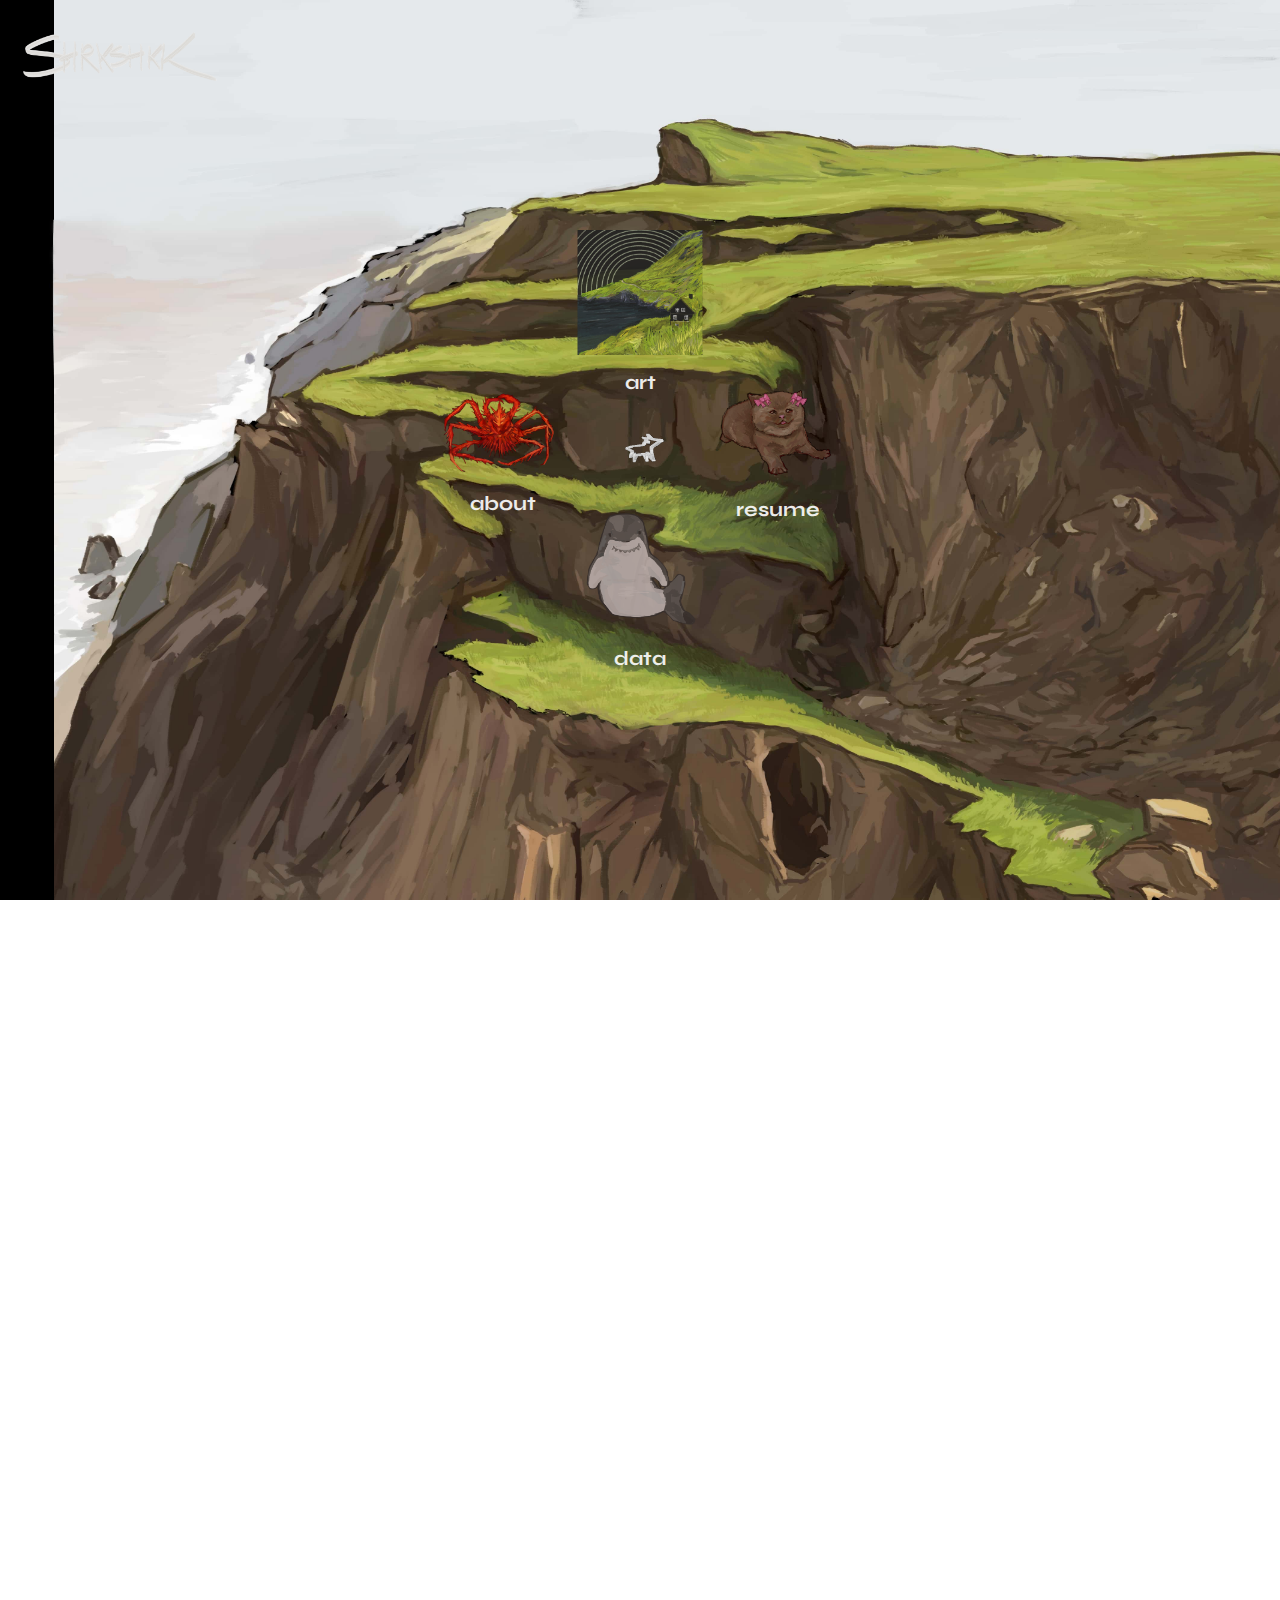
<file: index.html>
<!DOCTYPE html>
<html lang="en">
<head>
    <meta charset="UTF-8">
    <meta name="viewport" content="width=device-width, initial-scale=1.0">
    <title>portfolio</title>
    <link rel="stylesheet" href="css/style.css"> <!-- Link to your CSS file -->
    <script defer src="app.js"></script>
    <!--set favicon-->
    <link rel="shortcut icon" type="image/png" href="images/dog.png">
    
</head>
<body class="main-page">
    <img src="images/shrkshkk.png" alt="Logo" class="logo">
    <div class="background-container">
        <!-- Compass Navigation -->
        <div class="compass-container" >
            <div class="center-logo">
                <img src="images/spin.gif" alt="My Logo">
            </div>
            <div class="option option-north">
                <a href="art-portfolio.html">
                    <img src="images/art/lake.jpg" alt="ART">
                    <span>art</span>
                </a>
            </div>
            <div class="option option-south">
                <a href="data-portfolio.html">
                    <img src="images/shark.png" alt="DATA">
                    <span>data</span>
                </a>
            </div>
            <div class="option option-east">
                <a href="resume.html">
                    <img src="images/dumpling.png" alt="RESUME">
                    <span>resume</span>
                </a>
            </div>
            <div class="option option-west">
                <a href="about.html">
                    <img src="images/krab.png" alt="ABOUT">
                    <span>about</span>
                </a>
            </div>
        </div>
    </div>
    <div class="black-space">
        <div class="website-block">
            <section class="text">
                <h3>welcome to the official edward webpage</h3>
                <p>this is where i will attempt to keep track of everything that i am up to. there is not much, currently, but construction is ongoing. </p>                
            </section>
        </div>
        <div class = "website-block">
            <section class="text">
                <section class="hidden">
                    <h3>spotify playlists</h3>
                    <div class="cool-row">
                        <div class = "cool-col">
                            <iframe style="border-radius:12px" src="https://open.spotify.com/embed/playlist/45lMrjDlH4w4d0cJxGDyW3?utm_source=generator" width="100%" height="352" frameBorder="0" allowfullscreen="" allow="autoplay; clipboard-write; encrypted-media; fullscreen; picture-in-picture" loading="lazy"></iframe>
                        <p>my biggest playlist project. this playlist has indie/alternative/punk/shoegaze/experimental rock from 35 countries around the world! </p>
                        </div>
                        <div class = "cool-col">
                            <iframe style="border-radius:12px" src="https://open.spotify.com/embed/playlist/3MUI4fa9EZaVnhVQjJXHXs?utm_source=generator" width="100%" height="352" frameBorder="0" allowfullscreen="" allow="autoplay; clipboard-write; encrypted-media; fullscreen; picture-in-picture" loading="lazy"></iframe>
                        <p>music that makes you feel like hideo kojima </p>
                        </div>
                        <div class = "cool-col">
                            <iframe style="border-radius:12px" src="https://open.spotify.com/embed/playlist/668HW2WOTryEg0rnXdpSPc?utm_source=generator" width="100%" height="352" frameBorder="0" allowfullscreen="" allow="autoplay; clipboard-write; encrypted-media; fullscreen; picture-in-picture" loading="lazy"></iframe>
                        <p> my favorite music from kazakhstan :K </p>
                        </div>
                    </div>    
                </section>
            </section>
        </div>
        <div class="website-block">
            <section class="text">
                <h3>sketches and travels</h3>
                <div class="row">
                    <div class = "column">
                        <img src="images/photos/montagne.jpg">
                        <img src="images/photos/bleu.jpg">
                        <img src="images/photos/longroad.jpg">
                    </div>
                    <div class = "column">
                        <img src="images/photos/kid.jpg">
                        <img src="images/photos/louise.jpg">
                        <img src="images/photos/bemine.jpg">
                    </div>
                    <div class = "column">
                        <img src="images/photos/icelake.jpg">
                        <img src="images/photos/olympic.jpg">
                        <img src="images/photos/schweiz.jpg">
                    </div>
                    <div class = "column">
                        <img src="images/photos/float.jpg">
                        <img src="images/photos/windmill.jpg">
                    </div>
                </div>
            </section>
        </div>
        <div class ="website-block">
            <section class="text">
                <h3>google earth viewpoint of the day</h3>
                <p>i don't know how to do this yet...</p>
            </section>
        </div>
    </div>
    <footer class="footer">
        <p>© 2023 Edward Lu. All rights reserved.</p>
    </footer>
</body>
</html>
</file>
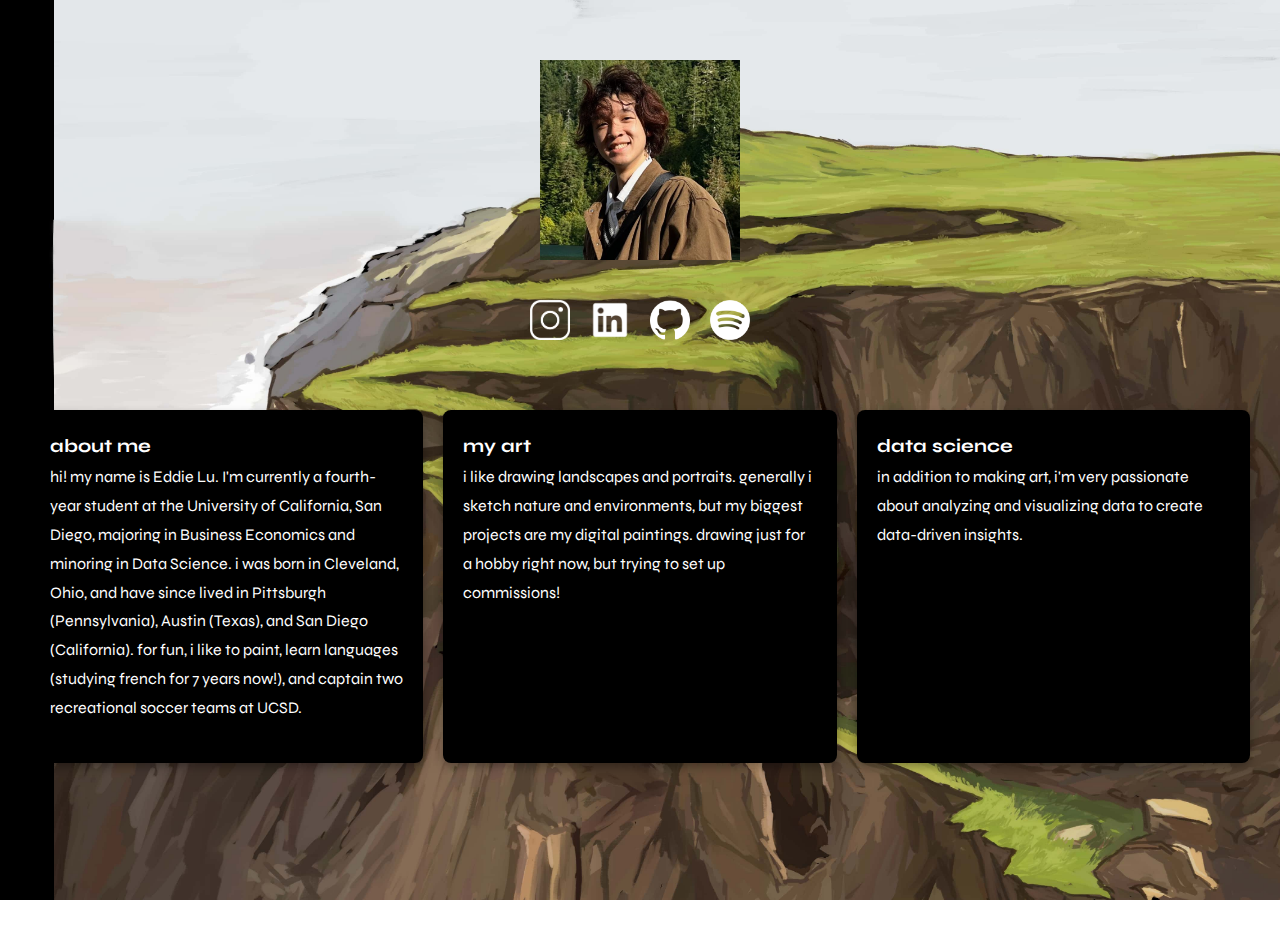
<file: about.html>
<!DOCTYPE html>
<html lang="en">
<head>
    <meta charset="UTF-8">
    <meta name="viewport" content="width=device-width, initial-scale=1.0">
    <title>about me</title>
    <link rel="stylesheet" href="css/style.css"> <!-- Link to your CSS file -->
    <!--set favicon-->
    <link rel="shortcut icon" type="image/png" href="images/dog.png">
</head>
<body>
    <div class="background-container">
        <section id="photo">
            <img src="images/photo.png" alt="me">
        </section>

        <!-- Socials Section -->
        <section id="socials">
            <a href="https://www.instagram.com/shrkshkk/" target="_blank">
                <img src="images/instagram-logo.png" alt="Instagram">
            </a>
            <a href="https://www.linkedin.com/in/edward-lu-4833781b4/" target="_blank">
                <img src="images/linkedin-logo.png" alt="LinkedIn">
            </a>
            <a href="https://github.com/saladchalice" target="_blank">
                <img src="images/git.png" alt="github">
            </a>
            </a>
            <a href="https://open.spotify.com/user/21f25hzcqr3p4lolhuwmpa6jy?si=50be7e3536f14f17" target="_blank">
                <img src="images/spotify.png" alt="spotify">
            </a>
        </section>

        <!-- Introduction Section -->
        <section class="intro-text">
            <div>
                <h3>about me</h3>
                <p>hi! my name is Eddie Lu. I'm currently a fourth-year student at the University of California, San Diego, majoring in Business Economics and minoring in Data Science. i was born in Cleveland, Ohio, and have since lived in Pittsburgh (Pennsylvania), Austin (Texas), and San Diego (California). for fun, i like to paint, learn languages (studying french for 7 years now!), and captain two recreational soccer teams at UCSD.</p>
            </div>
            <div>
                <h3>my art</h3>
                <p>i like drawing landscapes and portraits. generally i sketch nature and environments, but my biggest projects are my digital paintings. drawing just for a hobby right now, but trying to set up commissions!</p>
            </div>
            <div>
                <h3>data science</h3>
                <p>in addition to making art, i'm very passionate about analyzing and visualizing data to create data-driven insights.</p>
            </div>
        </section>
    </div>
    <div class="about">
        <div class="black-space">
            <!--content-->
        </div>
    </div>
    <footer class="footer">
        <p>All rights reserved Edward Lu 2024</p>
    </footer>
</body>
</html>
</file>
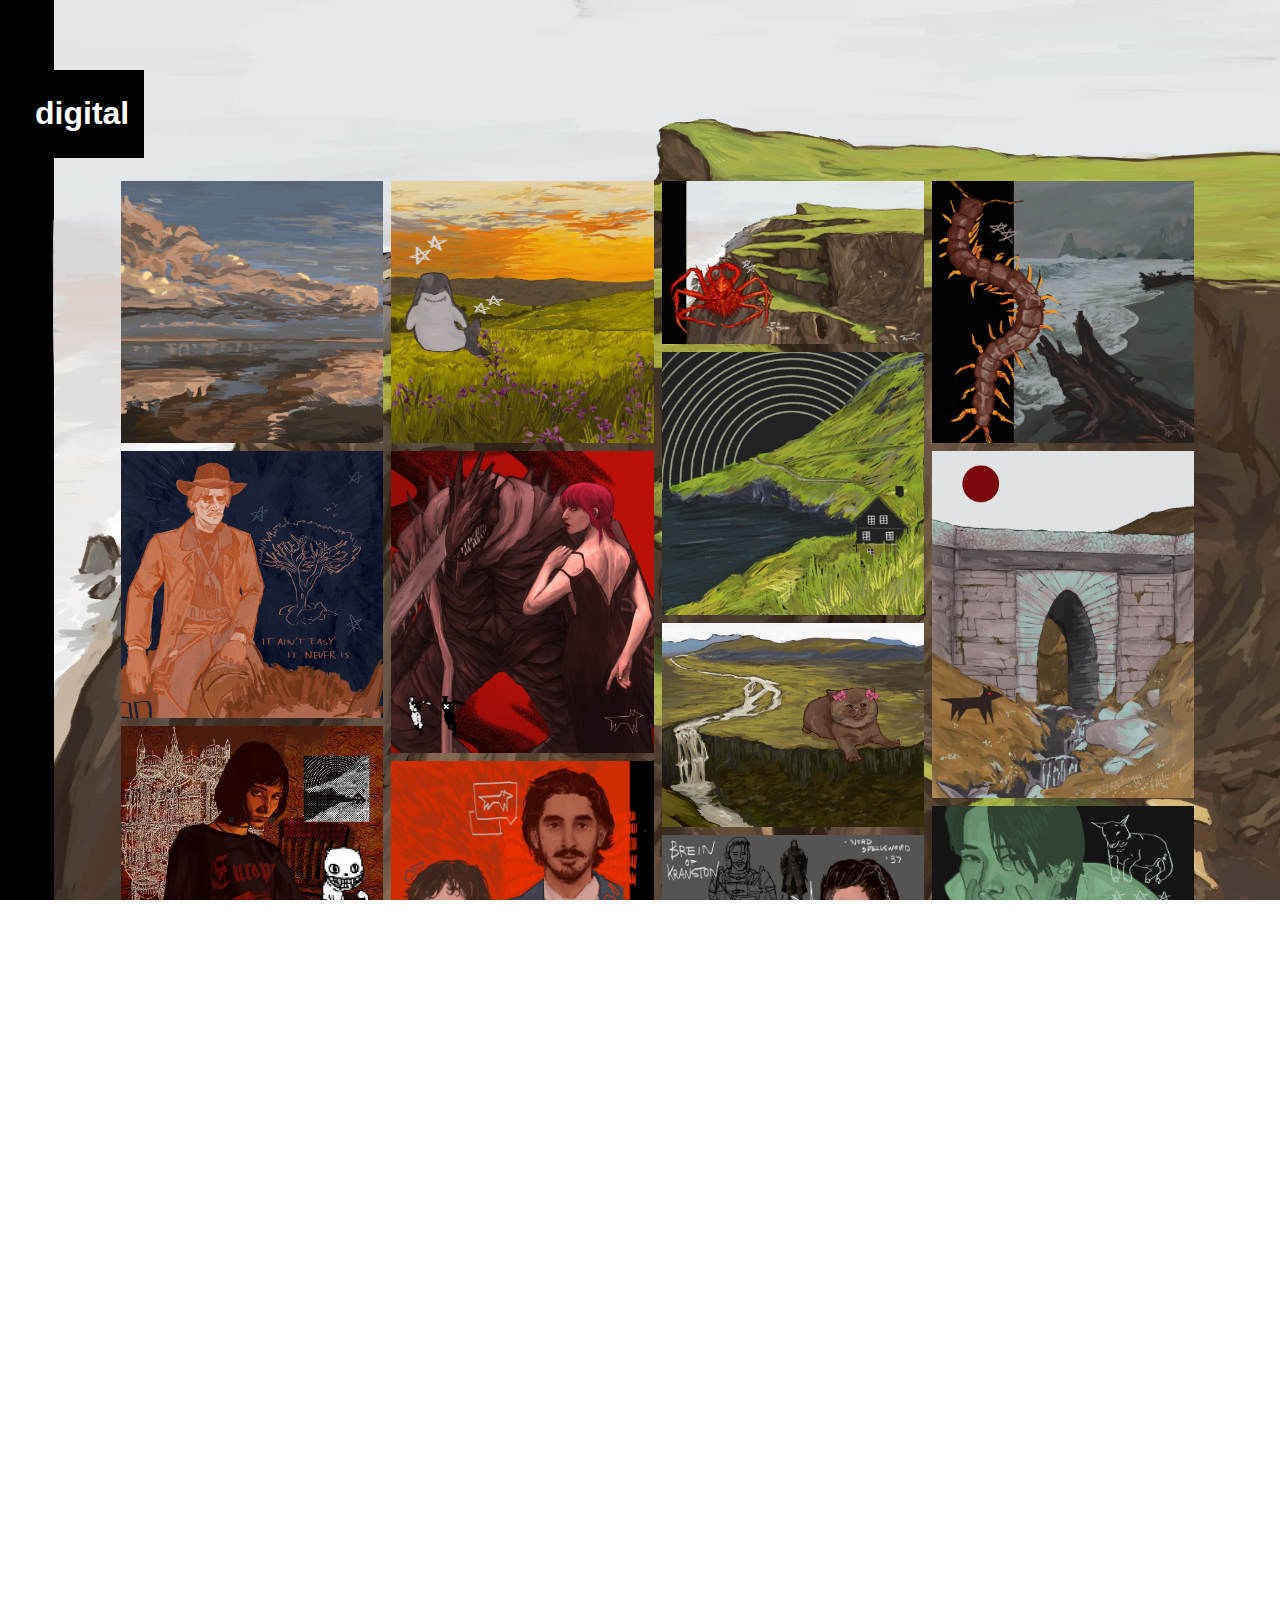
<file: art-portfolio.html>
<!DOCTYPE html>
<html lang="en">
<head>
    <meta charset="UTF-8">
    <meta name="viewport" content="width=device-width, initial-scale=1.0">
    <title>art portfolio</title>
    <link rel="stylesheet" href="css/reset.css">
    <link rel="stylesheet" href="https://fonts.googleapis.com/css2?family=Syne:wght@400;700&display=swap">
    <link rel="stylesheet" href="css/style.css">
    <!--set favicon-->
    <link rel="shortcut icon" type="image/png" href="images/dog.png">
</head>
<body class="alt-page">
    <div class="background-container">
        <section>
            <h2>digital</h2>
            <div class="row">
                <div class="column">
                    <img src="images/art/flats.png">
                    <img src="images/art/arthur3.jpg">
                    <img src="images/art/portrait2.jpg">
                    <img src="images/art/roy.jpg">
                    <img src="images/art/rose.jpg">
                    <img src="images/art/tony.jpg">
                </div>
                <div class="column">
                    <img src="images/art/textless.jpg">
                    <img src="images/art/makima.jpg">
                    <img src="images/art/faces poses.png">
                    <img src="images/art/portraits.jpg">
                    <img src="images/art/greed.jpg">
                    <img src="images/art/wizard.jpg">
                    <img src="images/art/poses.jpg">
                </div>
                <div class="column">
                    <img src="images/art/heights.jpg">
                    <img src="images/art/lake.jpg">
                    <img src="images/art/dumpling.jpg">
                    <img src="images/art/brein.jpg">
                    <img src="images/art/megan.jpg">
                    <img src="images/art/piano.jpg">
                    <img src="images/art/lamb.jpg">
                    <img src="images/art/store.jpg">
                </div>
                <div class="column">
                    <img src="images/art/tide.jpg">
                    <img src="images/art/bridge.jpg">
                    <img src="images/art/fella.png">
                    <img src="images/art/miroir.jpg">
                    <img src="images/art/leviathan.jpg">
                    <img src="images/art/soldier.jpg">
                    <img src="images/art/paramour.jpg">
                </div>
            </div>
        </section>
    </div>
    <div class="art">
        <div class="black-space">
            <!--content-->
        </div>
    </div>
    <footer class="footer">
        <p>© 2023 Edward Lu. All rights reserved.</p>
    </footer>

</body>
</html>
</file>
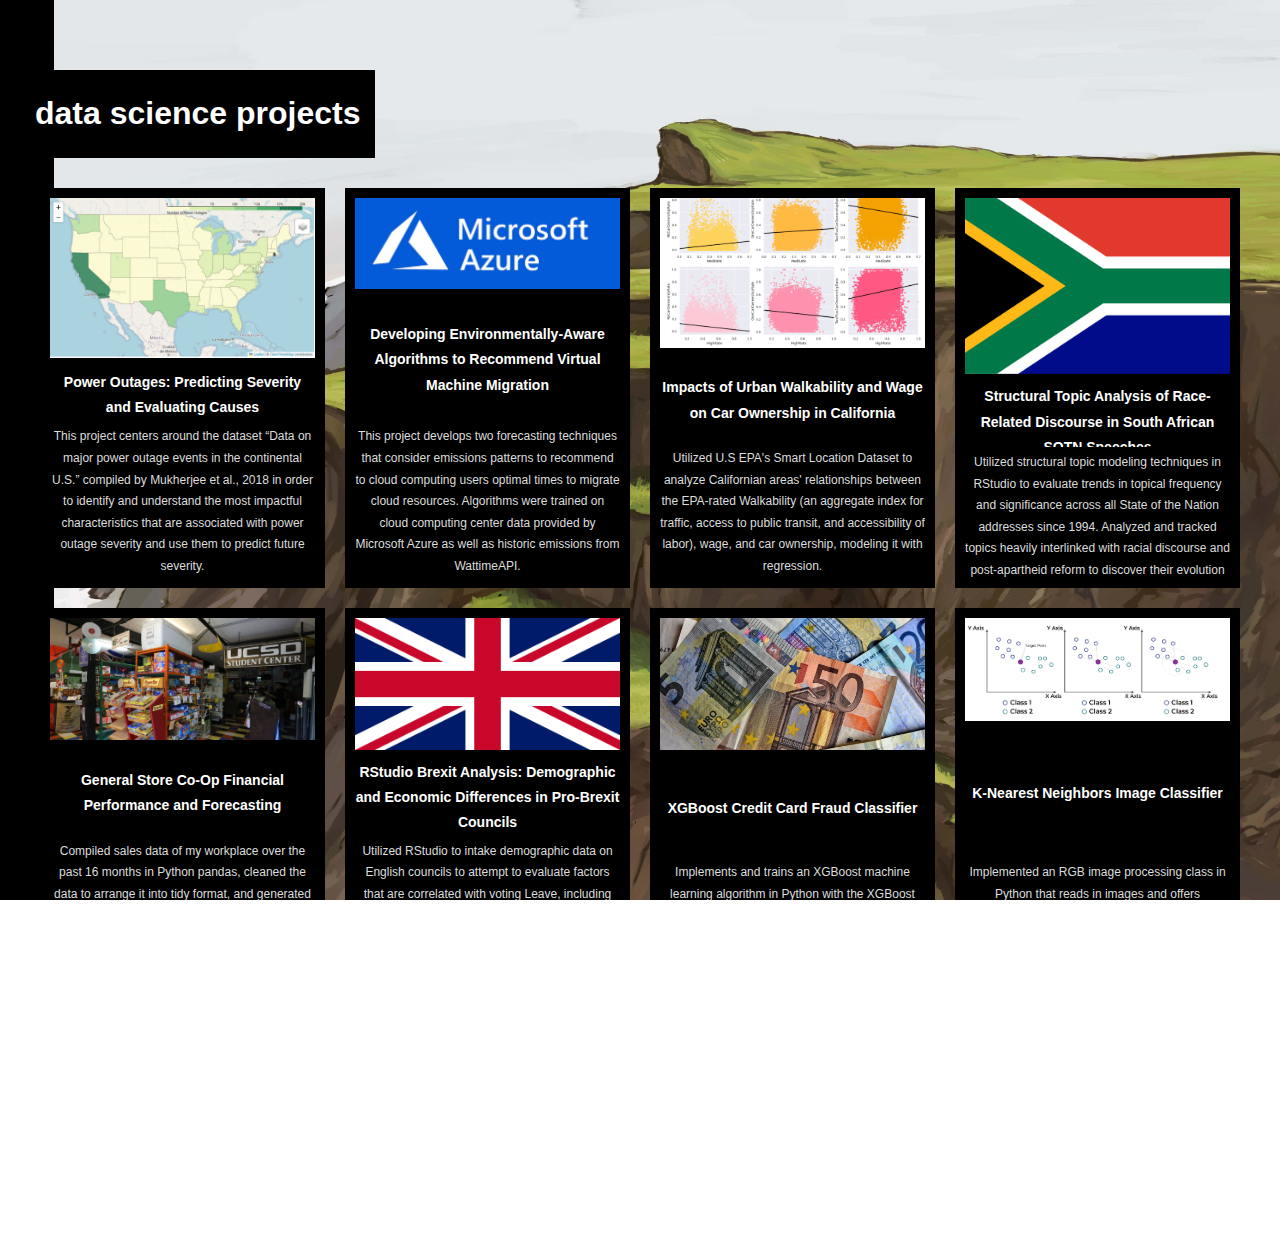
<file: data-portfolio.html>
<!DOCTYPE html>
<html lang="en">
<head>
    <meta charset="UTF-8">
    <meta name="viewport" content="width=device-width, initial-scale=1.0">
    <title>data portfolio</title>
    <link rel="stylesheet" href="css/reset.css">
    <link rel="stylesheet" href="https://fonts.googleapis.com/css2?family=Syne:wght@400;700&display=swap">
    <link rel="stylesheet" href="css/style.css"> <!-- Add your custom CSS for data portfolio -->
    <!--set favicon-->
    <link rel="shortcut icon" type="image/png" href="images/dog.png">
</head>
<body class = "alt-page">
    <div class="background-container">
        <section>
            <h2>data science projects</h2>
            <div class="data-gallery">
                <!-- Project Item 1 -->
                <div class="project-item">
                    <img src="images/data/power.png" alt="Power Outages">
                    <h3>Power Outages: Predicting Severity and Evaluating Causes</h3>
                    <p>This project centers around the dataset “Data on major power outage events in the continental U.S.” compiled by Mukherjee et al., 2018 in order to identify and understand the most impactful characteristics that are associated with power outage severity and use them to predict future severity.</p>
                </div>
                <!-- Project Item 2 -->
                <div class="project-item">
                    <img src="images/data/azure.png" alt="VM Migration">
                    <h3>Developing Environmentally-Aware Algorithms to Recommend Virtual Machine Migration</h3>
                    <p>This project develops two forecasting techniques that consider emissions patterns to recommend to cloud computing users optimal times to migrate cloud resources. Algorithms were trained on cloud computing center data provided by Microsoft Azure as well as historic emissions from WattimeAPI.</p>
                </div>
                <!-- Project Item 3 -->
                <div class="project-item">
                    <img src="images/data/walk.png" alt="Urban Walkability">
                    <h3>Impacts of Urban Walkability and Wage on Car Ownership in California</h3>
                    <p>Utilized U.S EPA's Smart Location Dataset to analyze Californian areas' relationships between the EPA-rated Walkability (an aggregate index for traffic, access to public transit, and accessibility of labor), wage, and car ownership, modeling it with regression.</p>
                </div>
                <!-- Project Item 4 -->
                <div class="project-item">
                    <img src="images/data/zaf.png" alt="Race-Related Discourse">
                    <h3>Structural Topic Analysis of Race-Related Discourse in South African SOTN Speeches</h3>
                    <p>Utilized structural topic modeling techniques in RStudio to evaluate trends in topical frequency and significance across all State of the Nation addresses since 1994. Analyzed and tracked topics heavily interlinked with racial discourse and post-apartheid reform to discover their evolution over time.</p>
                </div>
                <!-- Project Item 5 -->
                <div class="project-item">
                    <img src="images/data/gstore.png" alt="Financial Performance">
                    <h3>General Store Co-Op Financial Performance and Forecasting</h3>
                    <p>Compiled sales data of my workplace over the past 16 months in Python pandas, cleaned the data to arrange it into tidy format, and generated summary statistics and visualizations to showcase demand trends and possible expansions. Also trained an ARIMA model for demand forecasting.</p>
                </div>
                    <!-- Project Item 6 -->
                    <div class="project-item">
                    <img src="images/data/uk.png" alt="Brexit Analysis">
                    <h3>RStudio Brexit Analysis: Demographic and Economic Differences in Pro-Brexit Councils</h3>
                    <p>Utilized RStudio to intake demographic data on English councils to attempt to evaluate factors that are correlated with voting Leave, including unemployment statistics, import-shock susceptibility, immigrant population, and population share above the age of 60, among others.</p>
                </div>
                <!-- Project Item 7 -->
                <div class="project-item" >
                    <img src="images/data/money.png" alt="Brexit Analysis">
                    <h3>XGBoost Credit Card Fraud Classifier</h3>
                    <p>Implements and trains an XGBoost machine learning algorithm in Python with the XGBoost package to classify financial transaction data as fraudulent or legitimate based on factors such as transaction time, category, merchant, amount, etc.</p>
                </div>
                <!-- Project Item 8 -->
                <div class="project-item" >
                    <img src="images/data/knn.png" alt="Brexit Analysis">
                    <h3>K-Nearest Neighbors Image Classifier</h3>
                    <p>Implemented an RGB image processing class in Python that reads in images and offers customization options as well as a KNN component to analyze image similarity and assign unlabeled images labels according to the labels of its nearest neighbors.</p>
                </div>
            </div>
        </section>
    </div>
    <div class="data">
        <div class="black-space">
            <!--content-->
        </div>
    </div>
    <footer class="footer">
        <p>© 2023 Edward Lu. All rights reserved.</p>
    </footer>
</body>
</html>
</file>
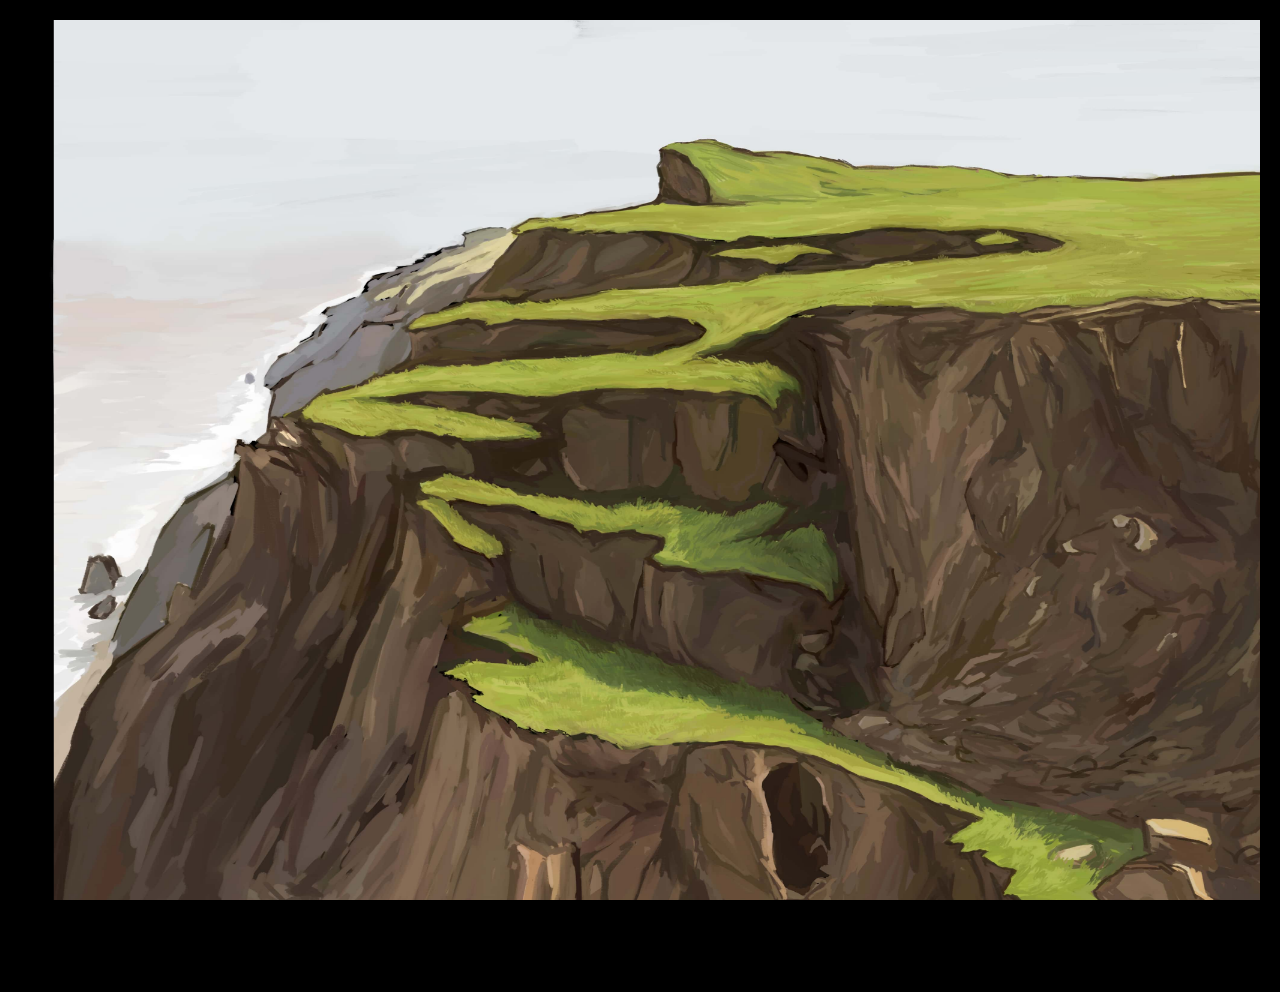
<file: resume.html>
<!DOCTYPE html>
<html lang="en">
<head>
    <meta charset="UTF-8">
    <meta name="viewport" content="width=device-width, initial-scale=1.0">
    <title>resume</title>
    <!-- Link to Google Fonts for Syne -->
    <link rel="stylesheet" href="https://fonts.googleapis.com/css2?family=Syne:wght@400&display=swap">
    <link rel="stylesheet" href="css/style.css">
    <!--set favicon-->
    <link rel="shortcut icon" type="image/png" href="images/dog.png">
    <style>
        /* Basic Reset */
        * {
            margin: 0;
            padding: 0;
            box-sizing: border-box;
        }

        body {
            font-family: 'Syne', Arial, sans-serif; /* Use Syne with fallback */
            font-weight: 400; /* Apply weight 400 */
            line-height: 1.6;
            color: #fff; /* Text color for dark background */
            background-color: #000; /* Black background */
            padding: 20px;
            max-width: 100vw;
            margin: 0;
        }

        header {
            text-align: center;
            margin-bottom: 20px;
        }

        header h1 {
            font-size: 2em;
            margin-bottom: 10px;
        }

        header p {
            font-size: 1em;
        }

        .resume-container {
            position: relative;
            width: 100%;
            height: 90vh; /* Adjust height to use most of the viewport height */
            margin-bottom: 10px;
            display: flex;
            justify-content: center;
            align-items: center;
            overflow: hidden; /* Hide overflow to keep iframe within bounds */
        }

        .resume-container iframe {
            width: 60vw; /* Use viewport width for better scaling */
            height: 100vh; /* Use viewport height for better scaling */
            border: none;
            max-width: 100%;
            max-height: 90%;
        }

        /* Mobile Styles (up to 600px) */
        @media only screen and (max-width: 600px) {
            .resume-container {
                padding: 20px; /* Add padding if needed */
                box-sizing: border-box; /* Include padding in width/height calculations */
            }
            
            .resume-container iframe {
                width: 100%; /* Full width */
                height: 100%; /* Full height */
            }

        }
        
    </style>
</head>
<body class = "alt-page">
    <div class="background-container">
        <div class="resume-container">
            <iframe src="images/2024 Resume.pdf" title="Resume"></iframe>
        </div>
    </div>
    <footer class="footer">
        <p>© 2023 Edward Lu. All rights reserved.</p>
    </footer>
</body>
</html>
</file>
<file: css/style.css>
/* Import Syne font */
@import url('https://fonts.googleapis.com/css2?family=Syne:wght@400;700&display=swap');

/* Basic Reset */
* {
    margin: 0;
    padding: 0;
    box-sizing: border-box;
}

body, html {
    margin: 0;
    padding: 0;
    width: 100%;
    height: 100%;
    box-sizing: border-box;
    overflow-x: hidden;
}

/* ---------------background container------------------*/
.background-container {
    background-image: url('../images/background.jpg');
    position: relative;
    width: 100%; /* Ensure full viewport width */
    height: 100vh;
    background-size: cover;
    background-position: center;
    background-repeat: no-repeat;
    margin: 0; /* Remove default margins */
    padding: 0; /* Remove default padding */
    background-color:#000;
}

/* ----------------------main-page----------------------*/
.main-page .background-container {
    position: relative;
    background-color: #000;
}

/* black space under */
.main-page .black-space {
    background-color: #000;
    height: 2500px; /* Adjust height as needed */
    width: 100%;
}

.website-block {
    display: flex;
    justify-content: center; /* Centers the content horizontally */
    align-items: center; /* Centers the content vertically if needed */
    padding: 15px; /* Adds padding around the content */
    margin: 0 auto; /* Ensures the section is centered within its parent */
    text-align: center; /* Centers the text inside the section */
    font-family: 'Syne', sans-serif;
    font-size: 16;
    overflow:hidden;
    will-change: transform;
    transition: opacity 1s, filter 1s, transform 1s;
}


.background-image-block {
    position: relative;
    background-image: url('../images/shrkshkk.png'); /* Correct path */
    background-size: cover;
    background-position: center;
    background-repeat: no-repeat;
    width: 100%;
    height: 150px; /* Adjust height as needed */
}

.logo {
    position: fixed; /* Fixed relative to the viewport */
    top: 20px; /* Distance from the top of the viewport */
    left: 20px; /* Distance from the right of the viewport */
    width: 200px; /* Adjust width as needed */
    height: auto; /* Maintain aspect ratio */
    z-index: 1000; /* Ensure it stays above other content */
}

.main-page .black-space .background-image{
    position:relative;
    background-image: url('../images/centipede.png');
    z-index:-1;
    float: right;
    vertical-align: middle;
    height: 500px;
}

.cool-row{
    display:flex;
    flex-wrap: wrap;
    margin-top:15px;
    margin-bottom: 15px;
    z-index: 1;
}

.cool-col{
    flex-grow: 0;
    flex-shrink: 0;
    flex-basis: calc(33.33% - 20px);
    margin-left: 20px;
    margin-right: 0px;
    z-index: 1;
}

.cool-col iframe {
    border-radius: 12px;
    width: 80%; /* Adjust the width to fit your needs */
    height: auto; /* Maintain aspect ratio */
    max-width: 400px; /* Set a maximum width if needed */
    max-height: 100px;
    display: block; /* Remove extra space below the iframe */
    margin: 0 auto; /* Center the iframe horizontally */
}

.cool-col:nth-child(2){
    transition-delay:200ms;
}

.cool-col:nth-child(2){
    transition-delay:400ms;
}

.cool-col:nth-child(2){
    transition-delay:600ms;
}

.hidden {
    opacity:0;
    filter:blur(5px);
    transform: translateX(-100%);
    transition:all 1s;

}

.show {
    opacity:1;
    filter: blur(0);
    transform:translateX(0);
}

@media screen and (max-width: 800px) {
    .cool-col {
        flex: 50%;
        max-width: 50%;
    }
}

/* Responsive layout - makes the two columns stack on top of each other instead of next to each other */
@media screen and (max-width: 600px) {
    .cool-col {
        margin-left:0;
        margin-right: 0px;
        flex: 100%;
        max-width: 100%;
    }
    .main-page .black-space {
        background-color: #000;
        height: 3500px; /* Adjust height as needed */
        width: 100%;
    }
}



/* -------------------------------alt page-----------------------------------*/
.alt-page .background-container {
    background-image: url('../images/background.jpg');
    position: relative;
    width: 100%;
    height: 100vh;
    background-size: cover;
    background-position: center;
    background-repeat: no-repeat;
    margin-bottom:0px;
    border:none;
    padding: 0;
    background-color:#000;
}

.alt-page .black-space {
    background-color: #000;
    width: 100%;
    height: auto; /* Automatically adjusts to content */
}

.alt-page .data .black-space {
    background-color: #000;
    width: 100%;
    min-height: 300px; /* Automatically adjusts to content */
    height:auto;
}

.alt-page .about .black-space {
    background-color: #000;
    width: 100%;
    height: 0px; /* Automatically adjusts to content */
}

.alt-page .art .black-space {
    background-color: #000;
    width: 100%;
    min-height: 2500px; /* Automatically adjusts to content */
    height:auto;
}

@media only screen and (max-width: 600px) {

    .alt-page .data .black-space {
        height:1000px; /* Adds at least 1000px extra height */
    }

    .alt-page .art .black-space {
        height: 3000px /* Adds at least 1000px extra height */
    }

    .alt-page .about .black-space {
        background-color: #000;
        width: 100%;
        height: 800px; /* Automatically adjusts to content */
    }

}


/* ----------------------------- basics --------------------------------------*/


body, html {
    margin: 0;
    padding: 0;
    width: 100%;
    height: 100%;
    box-sizing: border-box;
}

main {
    color: #fff; /* White text color */
    padding: 20px; /* Padding around the content */
    box-sizing: border-box; /* Include padding in width/height calculations */
    font-family: 'Syne', sans-serif;
}

section {
    color: #fff; 
    padding: 20px;
    margin-bottom: 10px; 
    box-sizing: border-box; 
    line-height: 1.8; 
    background-color: transparent;
}

span {
    font-family: 'Syne', sans-serif !important;
    font-weight: 400;
}

.footer {
    position: relative; /* Positioning it relative to the closest positioned ancestor */
    bottom: 0; /* Aligns to the bottom of the page */
    left: 0; /* Aligns to the left of the page */
    width: 100%; /* Takes up the full width of the viewport */
    background-color: #000; /* Black background */
    color: #fff; /* White text color */
    text-align: left; /* Centers the text horizontally */
    padding: 15px; /* Adds padding around the text */
    box-sizing: border-box; /* Ensures padding is included in the width */
    font-family: "Syne", "sans-serif";
    font-size: 0.875em; /* Adjust font size if needed */
    z-index: 1000; /* Ensures the footer stays above other content */
}


/*----------------------- about-me text formatting ---------------------------*/
.text {
    display:grid;
    place-items:center;
    align-content:center;
    font-size: 16px;
    background-color: #000000; 
    color: #fff;
    padding: 35px; 
    margin: 0 auto;
    box-sizing: border-box;
    line-height: 2; 
    z-index: 2;
}

.text .h2 {
    font-size: 1.4em; 
    margin-bottom: 10px; 
    color: #fff;
    font-weight: 700;
    z-index: inherit;
}

.text .h3{
    font-size: 2.8em; 
    font-family: "Syne", sans-serif;
    margin-bottom: 10px; 
    color: #fff;
    font-weight: 700;
    z-index: inherit;
}

.text .p {
    font-size: 1em;
    margin-bottom: 15px; 
    line-height: 1.8;
    color: #fff;
    z-index: inherit;
    
}

.intro-text {
    display: flex;
    flex-wrap: wrap;
    margin: 0 auto; /* Centers the container */
    padding: 20px; /* Adds padding around the content */
    box-sizing: border-box; /* Includes padding and border in the element's total width and height */
    font-family:'Syne',  sans-serif; 
}

.intro-text > div {
    flex: 1 1 calc(33.33% - 20px); /* Allows each section to take up one-third of the container width minus margins */
    margin: 10px; /* Spacing between columns */
    box-sizing: border-box;
    background-color: #000; /* Black background color */
    color: #ffffff; /* White text color */
    padding: 20px; /* Padding inside each column */
    border-radius: 8px; /* Optional: adds rounded corners */
}

.intro-text > div {
    box-shadow: 0 4px 8px rgba(0, 0, 0, 0.3); /* Adds a subtle shadow */
}

.intro-text h2 {
    font-size: 1.5em; /* Adjust font size as needed */
    color: #ffffff; /* Text color */
    margin-top: 0;
    background-color: #000;
    padding: 10px;
    font-family:'Syne',  sans-serif; 
    font-weight: 700;
}

.intro-text p {
    font-size: 1em; /* Adjust font size as needed */
    color: #ffffff; /* Text color */
    margin-bottom: 20px; /* Space below paragraphs */
    font-family:'Syne',  sans-serif; 
    font-weight: 400;
}

/* Mobile responsiveness */
@media (max-width: 768px) {
    .intro-text {
        flex-direction: column; /* Stacks the items vertically on mobile */
    }

    .intro-text > div {
        flex: 1 1 100%; /* Each section takes up full width */
        margin: 10px 0; /* Adjust margins for vertical stacking */
    }
}


/* ----------------------Compass Container ----------------------------------*/
.compass-container {
    position: relative;
    max-width: 400px;
    top:50%;
    left:50%;
    transform: translate(-50%,-50%);
    width: 90vw;
    display: flex;
    align-items: center;
    justify-content: center;
    aspect-ratio: 1; /* Maintain a 1:1 aspect ratio */
}

.center-logo {
    position: absolute;
    top: 50%;
    left: 50%;
    transform: translate(-50%, -50%);
    z-index: 10;
}

.center-logo img {
    width: 125px;
    height: auto;
}

.option {
    position: absolute;
    width: 125px;
    height: 125px;
    text-align: center;
    transition: transform 0.3s ease, opacity 0.3s ease;
    display: flex;
    flex-direction: column;
    justify-content: center;
    align-items: center;
    font-family: 'Syne', sans-serif; 
}

.option img {
    width: 100%;
    height: auto;
    transition: transform 0.3s ease;
    object-fit: contain;
}

.option a {
    color: white;
    text-decoration: none;
    display: flex;
    flex-direction: column;
    align-items: center;
    justify-content: center;
    width: 100%;
    height: 100%;
}

.option span {
    display: block;
    margin-top: 15px;
    font-size: 20px;
    color: white;
    font-family: 'Syne', sans-serif;
    font-weight: 700;
}

/* Position the options around the center logo */
.option-north {
    top: 0;
    left: 50%;
    transform: translateX(-50%);
}

.option-south {
    bottom: 0;
    left: 50%;
    transform: translateX(-50%);
}

.option-east {
    top: 50%;
    right: 0;
    transform: translateY(-50%);
}

.option-west {
    top: 50%;
    left: 0;
    transform: translateY(-50%);
}

/* Hover Effect: Pop Out */
.option:hover img {
    transform: scale(1.1);
}

.option:hover {
    transform: scale(1.1);
    opacity: 1;
}

/* Make non-hovered options fade slightly */
.option {
    opacity: 0.9;
}

.option:hover ~ .option {
    opacity: 0.5;
}

@media screen and (max-width: 768px) {
    .compass-container {
        max-width: 300px; /* Adjust as needed for mobile screens */
        width: 80vw;
        top: 50%;
        left: 50%;
        transform: translate(-50%, -50%);
        aspect-ratio: 1; /* Maintain a 1:1 aspect ratio */
    }

    .center-logo img {
        width: 100px; /* Make the logo smaller for mobile */
    }

    .option {
        width: 100px; /* Adjust option size for mobile */
        height: 100px;
    }
}

/* ------------------------------ About--------------------------------------*/
#socials {
    display: flex;
    justify-content: center;
    gap: 20px;
    margin-bottom: 10px;
}

#socials a {
    color: white;
    text-decoration: none;
    transition: transform 0.3s ease;
}

#socials img {
    width: 40px;
    height: 40px;
    transition: transform 0.3s ease;
}

#socials a:hover img {
    transform: scale(1.2); /* Slightly enlarge the logo on hover */
}

/* photo */
#photo {
    display: flex;
    justify-content: center; /* Center horizontally */
    align-items: center; /* Center vertically (optional) */
    margin: 0px; /* Optional margin to adjust spacing */
}

#photo img:hover {
    transform: scale(1.05); /* Slightly enlarge */
    box-shadow: 0 4px 15px rgba(0, 0, 0, 0.2); /* Adds a shadow effect */
}

#photo img {
    width: 200px; /* Set width */
    height: 200px; /* Set height */
    object-fit: cover; /* Ensures the image covers the specified area */
    margin-top: 40px;
    transition: transform 0.3s ease, box-shadow 0.3s ease
}

.intro-text > div {
    transition: transform 0.3s ease; /* Smooth transition for the enlargement effect */
}

.intro-text > div:hover {
    transform: scale(1.05); /* Slightly enlarge the element on hover */
}

/* --------------------------------Resume Container----------------------- */
.resume-container {
    position: relative;
    width: 100%;
    height: 100%; 
    margin-bottom: 20px;
    display: flex;
    justify-content: center;
    align-items: center;
    overflow: hidden; 
}

.resume-container iframe {
    border: none;
    max-width: 100%;
    max-height: 100%;
}





/*--------------------------------data gallery---------------------------*/

/* Data Gallery */
.data-gallery {
    display: grid;
    grid-template-columns: repeat(auto-fill, minmax(250px, 1fr)); 
    gap: 20px;
    padding: 20px;
    box-sizing: border-box; /* Include padding in total width and height */
    max-width: 100%;
    margin-top: 10px;
    overflow: auto;
    margin-left: auto; /* Aligns the grid container to the right side */
}

/* Project Item */
.project-item {
    position: relative;
    cursor: pointer;
    text-align: center;
    background-color: black;
    max-height: 400px;
    overflow: hidden; /* Ensures content does not overflow the grid item */
    padding: 10px; /* Add padding around the content */
    display: flex;
    flex-direction: column; /* Allows text to wrap properly */
    justify-content: space-between; /* Space between image and text */
    transition: transform 0.3s ease;
}

.project-item img {
    width: 100%;
    max-height: 250px;
    object-fit: cover; /* Ensures image fits within the container */
    border-radius: 0;
}

.project-item h3 {
    margin-top: 10px;
    font-size: 14px; /* Increased font size for better readability */
    font-weight: 700;
    color: #fff; /* Text color to ensure readability on dark background */
    overflow: hidden; /* Ensures text does not overflow */
    text-overflow: ellipsis;
    white-space: normal; /* Allows text to wrap */
}

.project-item p {
    margin-top: 5px;
    font-size: 12px; /* Increased font size for better readability */
    color: #ddd; /* Text color to ensure readability on dark background */
    overflow: hidden; /* Ensures text does not overflow */
    text-overflow: ellipsis;
    white-space: normal; /* Allows text to wrap */
}

.project-item a {
    display: flex;
    align-items: center;
    margin-top: 10px;
    text-decoration: none;
    color: #ffffff;
}

.project-item a img {
    margin-right: 8px;
}

.project-item:hover {
    transform: scale(1.05); /* Slightly enlarge the element on hover */
}

/* -------------------------------art gallery ---------------------------*/

/* Section Title */
h2 {
    display: inline-block;
    font-size: 2em;
    color: #ffffff;
    padding: 15px;
    background-color: #000;
    margin-top: 50px;
    margin-bottom: 0px;
    text-align: center; 
}

.row {
    display: flex;
    flex-wrap: wrap;
    max-width: 90%;
    padding-left:35px;
    padding-right:0px;
    padding-top: 15px;
    justify-content: center;
    padding-bottom: 15px;
    margin: 0 auto;
}

/* Create four equal columns that sit next to each other */
.column {
    flex: 25%;
    max-width: 25%;
    padding: 0 4px;
}

.column img {
    margin-top: 8px;
    vertical-align: middle;
    width: 100%;
}

.column h2 {
    font-size: 1.5em; /* Adjust heading size */
    margin-bottom: 10px;
}

.column p {
    font-size: 1em; /* Adjust paragraph size */
    line-height: 1.5;
}

/* Responsive layout - makes a two column-layout instead of four columns */
@media screen and (max-width: 800px) {
    .column {
        flex: 50%;
        max-width: 50%;
    }
    .row{
        padding-left: 0px;
    }
}

/* Responsive layout - makes the two columns stack on top of each other instead of next to each other */
@media screen and (max-width: 600px) {
    .column {
        flex: 100%;
        max-width: 100%;
    }
    .row{
        padding-left: 0px;
    }
}
</file>
